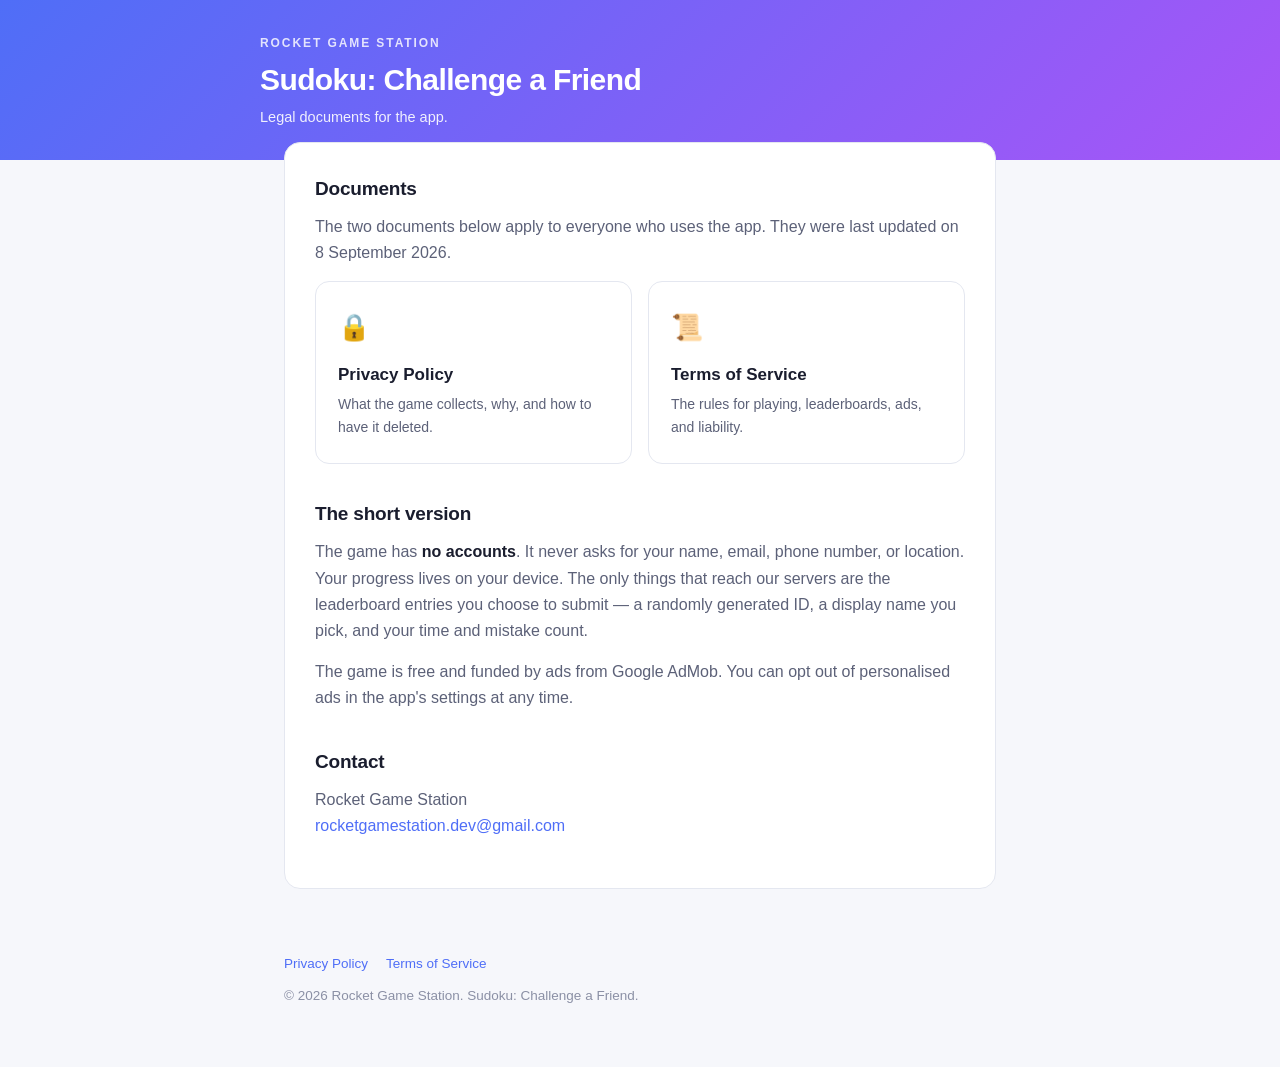
<file: legal/index.html>
<!DOCTYPE html>
<html lang="en">
<head>
<meta charset="utf-8">
<meta name="viewport" content="width=device-width, initial-scale=1">
<title>Sudoku: Challenge a Friend — Legal</title>
<meta name="description" content="Privacy Policy and Terms of Service for Sudoku: Challenge a Friend by Rocket Game Station.">
<link rel="stylesheet" href="style.css">
</head>
<body>

<div class="banner">
  <div class="banner-inner">
    <div class="eyebrow">Rocket Game Station</div>
    <h1>Sudoku: Challenge a Friend</h1>
    <div class="sub">Legal documents for the app.</div>
  </div>
</div>

<main>
  <div class="card">
    <h2>Documents</h2>
    <p>The two documents below apply to everyone who uses the app. They were last updated on 8 September 2026.</p>

    <div class="home-grid">
      <a class="home-card" href="privacy-policy.html">
        <div class="ico">🔒</div>
        <h3>Privacy Policy</h3>
        <p>What the game collects, why, and how to have it deleted.</p>
      </a>
      <a class="home-card" href="terms-of-service.html">
        <div class="ico">📜</div>
        <h3>Terms of Service</h3>
        <p>The rules for playing, leaderboards, ads, and liability.</p>
      </a>
    </div>

    <h2>The short version</h2>
    <p>The game has <strong>no accounts</strong>. It never asks for your name, email, phone number, or location. Your progress lives on your device. The only things that reach our servers are the leaderboard entries you choose to submit — a randomly generated ID, a display name you pick, and your time and mistake count.</p>
    <p>The game is free and funded by ads from Google AdMob. You can opt out of personalised ads in the app's settings at any time.</p>

    <h2>Contact</h2>
    <p>Rocket Game Station<br>
    <a href="mailto:rocketgamestation.dev@gmail.com">rocketgamestation.dev@gmail.com</a></p>
  </div>
</main>

<footer>
  <div class="links">
    <a href="privacy-policy.html">Privacy Policy</a>
    <a href="terms-of-service.html">Terms of Service</a>
  </div>
  <div>&copy; 2026 Rocket Game Station. Sudoku: Challenge a Friend.</div>
</footer>

</body>
</html>
</file>
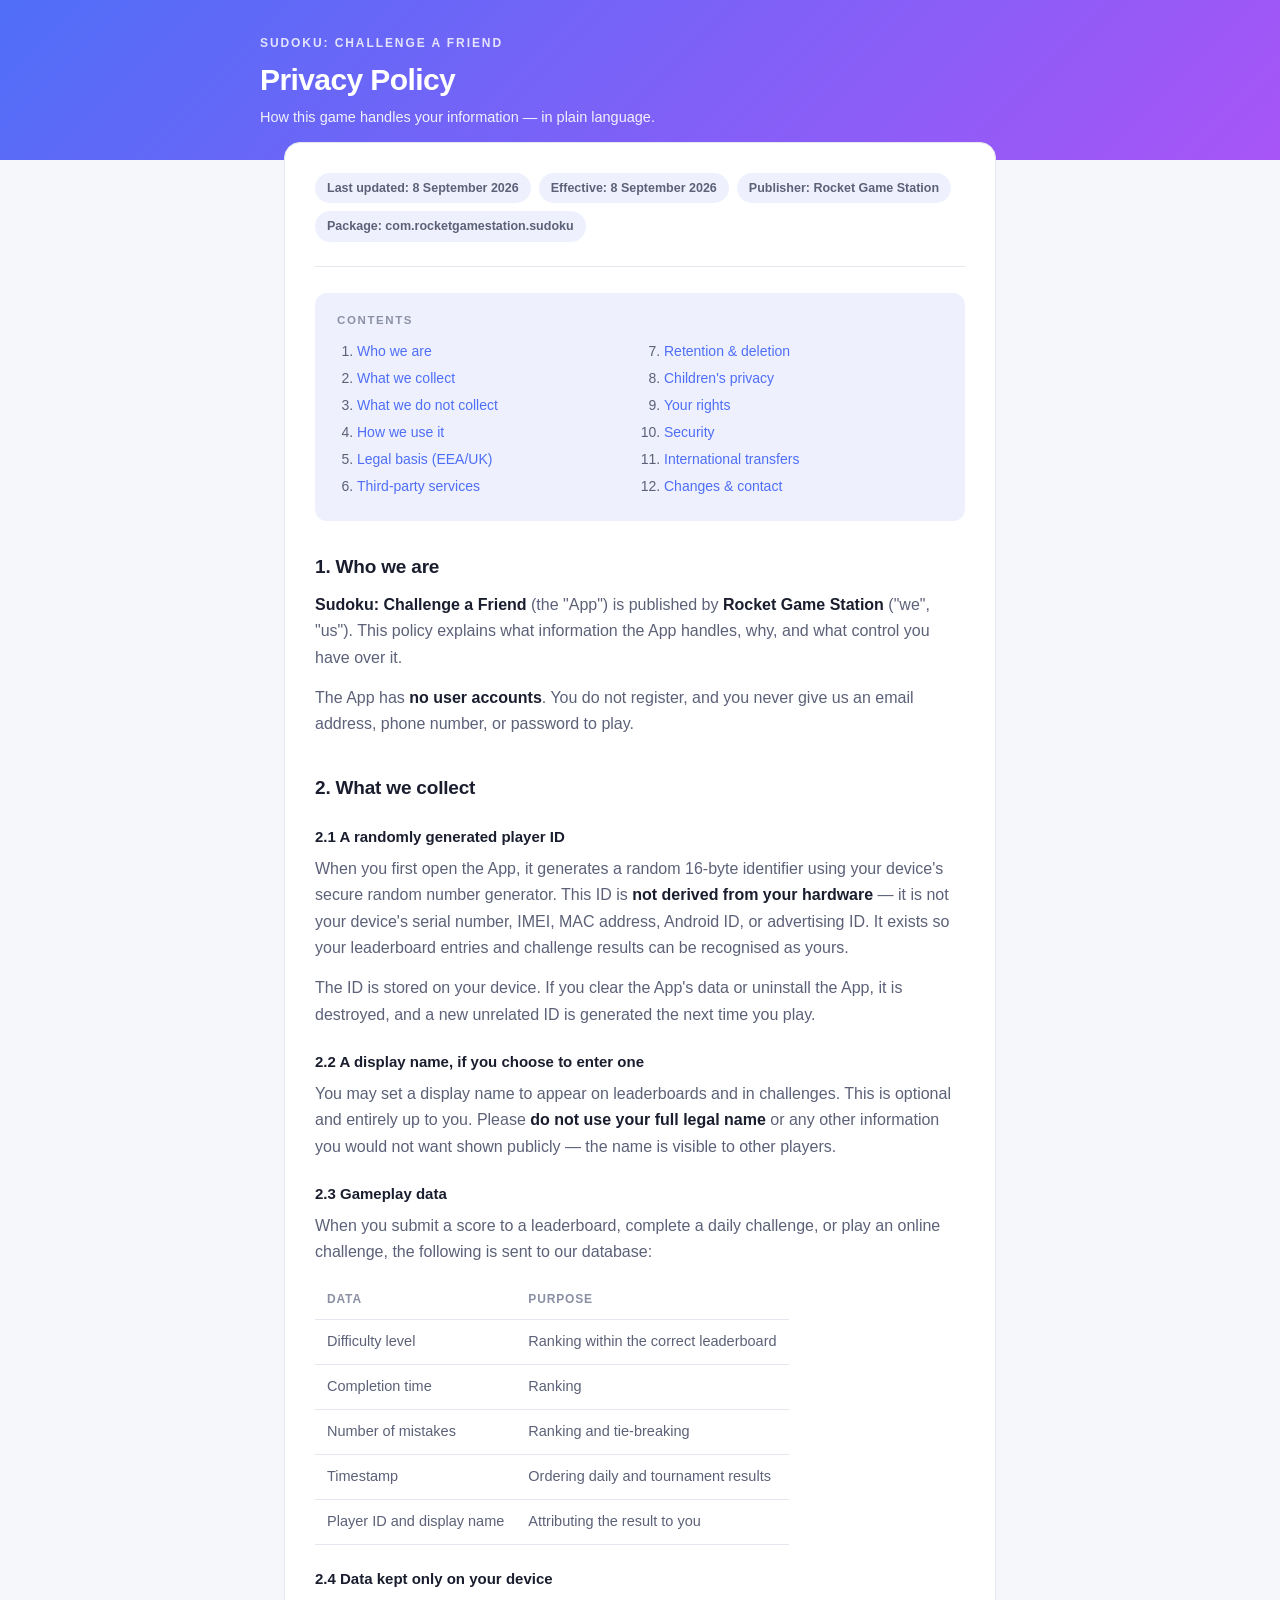
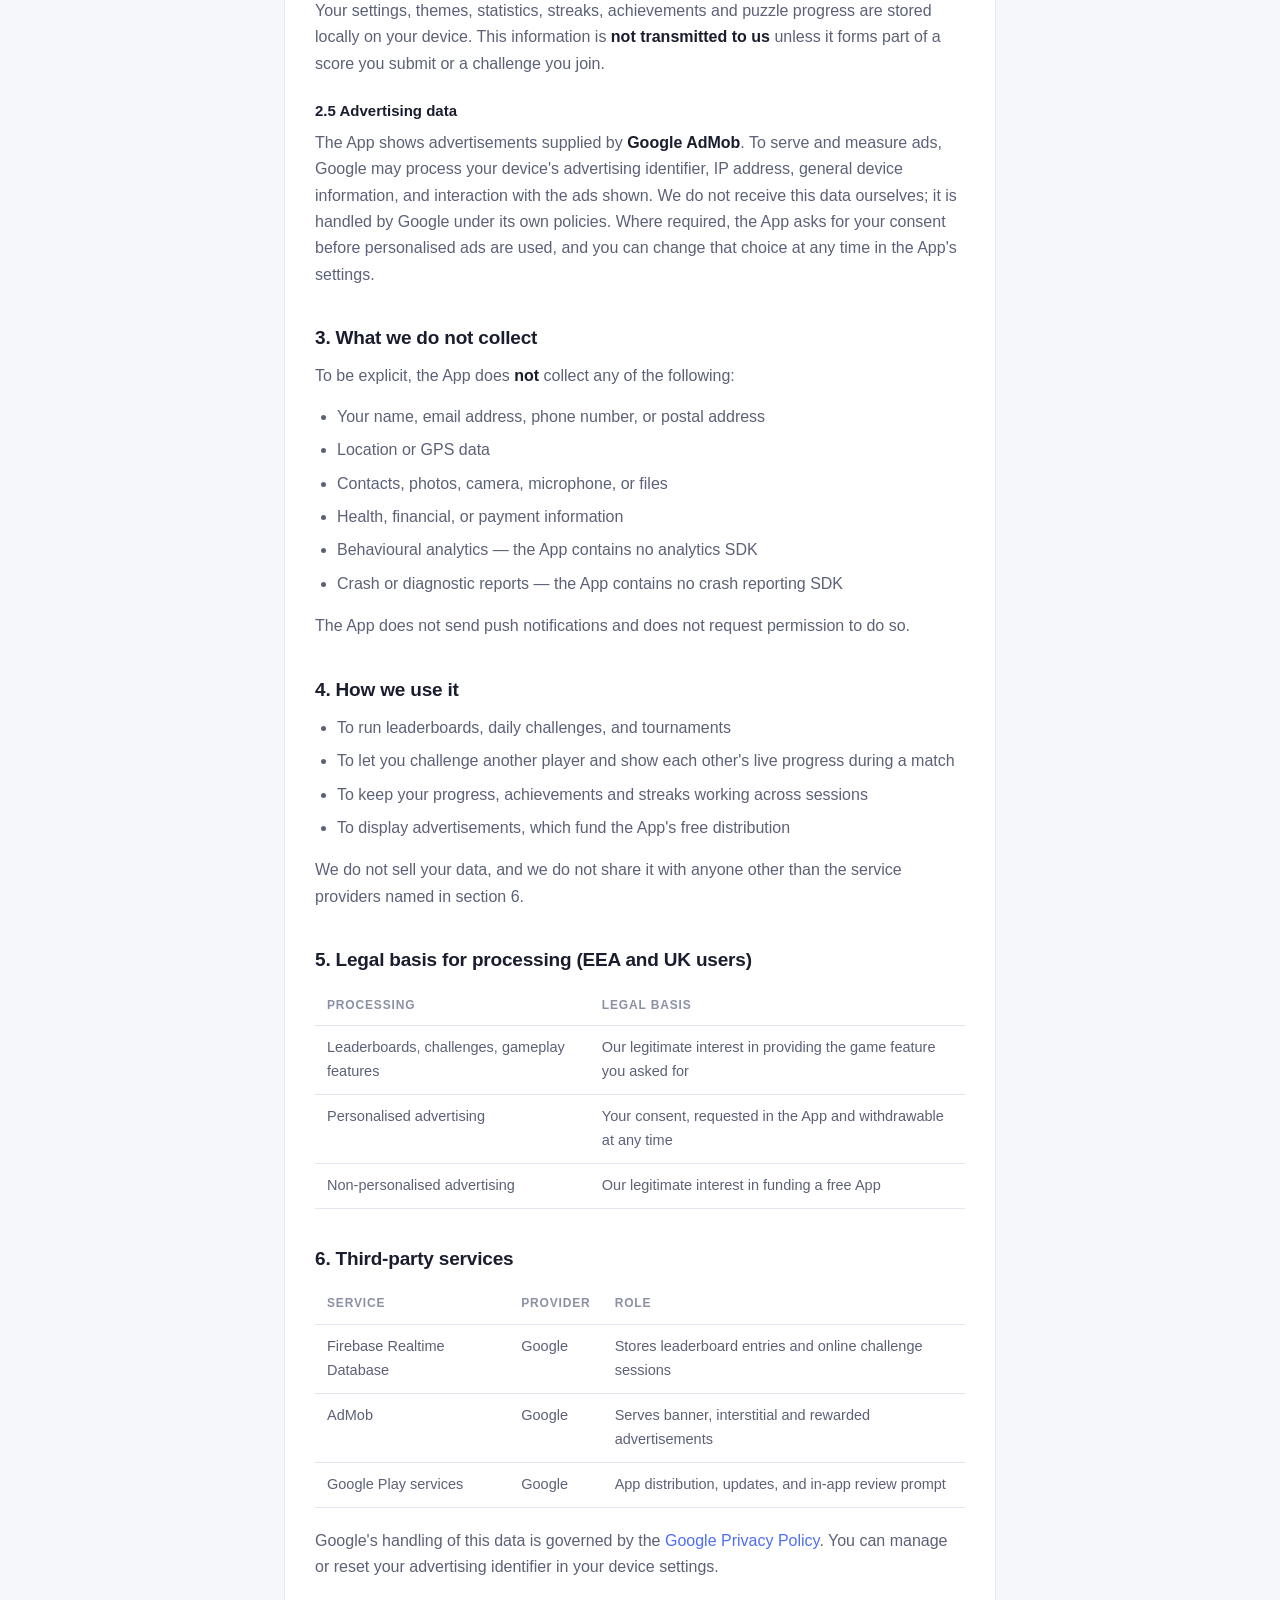
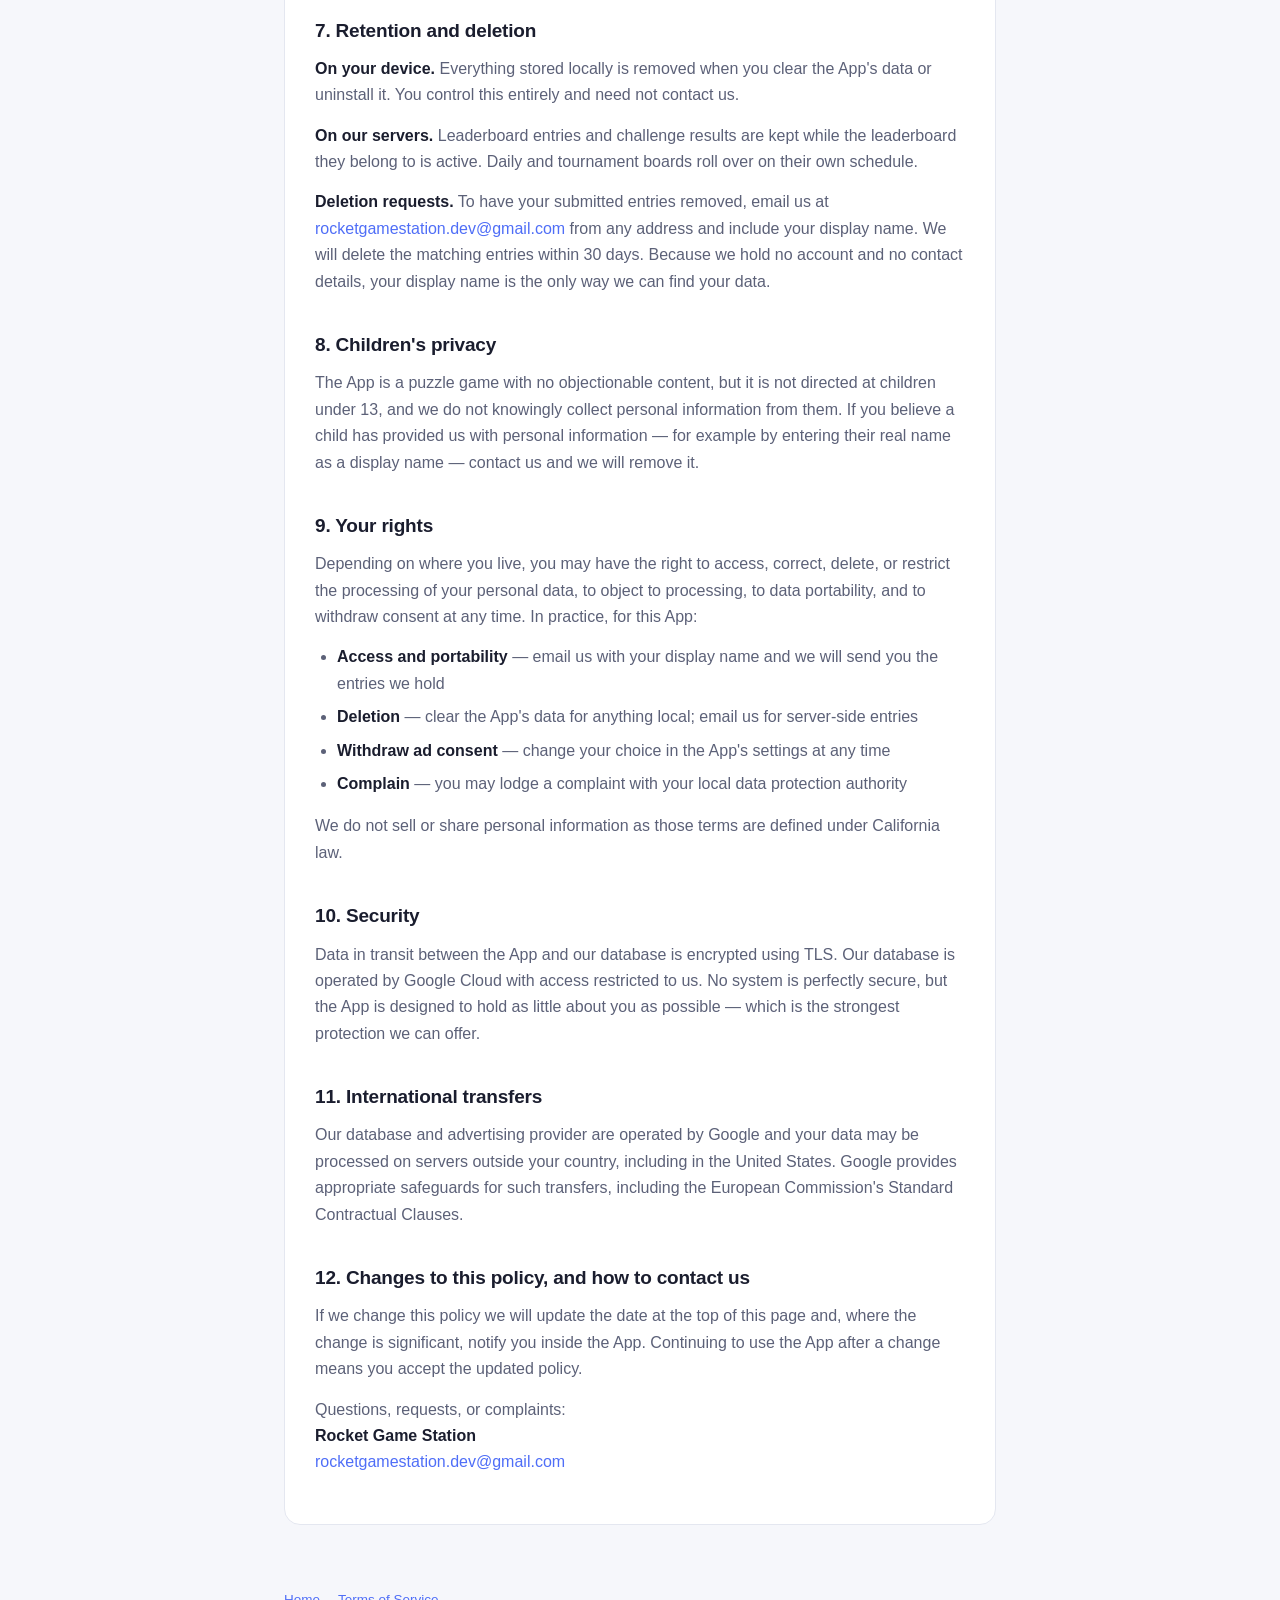
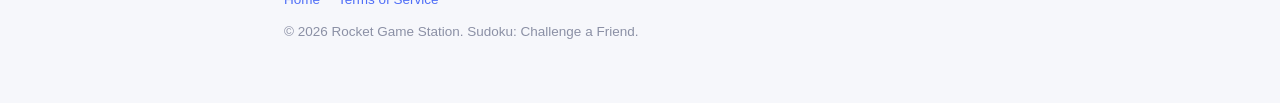
<file: legal/privacy-policy.html>
<!DOCTYPE html>
<html lang="en">
<head>
<meta charset="utf-8">
<meta name="viewport" content="width=device-width, initial-scale=1">
<title>Privacy Policy — Sudoku: Challenge a Friend</title>
<meta name="description" content="Privacy Policy for the Sudoku: Challenge a Friend mobile game by Rocket Game Station.">
<link rel="stylesheet" href="style.css">
</head>
<body>

<div class="banner">
  <div class="banner-inner">
    <div class="eyebrow">Sudoku: Challenge a Friend</div>
    <h1>Privacy Policy</h1>
    <div class="sub">How this game handles your information — in plain language.</div>
  </div>
</div>

<main>
  <div class="card">

    <div class="meta">
      <span class="chip">Last updated: 8 September 2026</span>
      <span class="chip">Effective: 8 September 2026</span>
      <span class="chip">Publisher: Rocket Game Station</span>
      <span class="chip">Package: com.rocketgamestation.sudoku</span>
    </div>

    <div class="toc">
      <div class="toc-title">Contents</div>
      <ol>
        <li><a href="#who">Who we are</a></li>
        <li><a href="#collect">What we collect</a></li>
        <li><a href="#not-collect">What we do not collect</a></li>
        <li><a href="#use">How we use it</a></li>
        <li><a href="#legal-basis">Legal basis (EEA/UK)</a></li>
        <li><a href="#third-parties">Third-party services</a></li>
        <li><a href="#retention">Retention &amp; deletion</a></li>
        <li><a href="#children">Children's privacy</a></li>
        <li><a href="#rights">Your rights</a></li>
        <li><a href="#security">Security</a></li>
        <li><a href="#transfers">International transfers</a></li>
        <li><a href="#changes">Changes &amp; contact</a></li>
      </ol>
    </div>

    <h2 id="who">1. Who we are</h2>
    <p><strong>Sudoku: Challenge a Friend</strong> (the "App") is published by <strong>Rocket Game Station</strong> ("we", "us"). This policy explains what information the App handles, why, and what control you have over it.</p>
    <p>The App has <strong>no user accounts</strong>. You do not register, and you never give us an email address, phone number, or password to play.</p>

    <h2 id="collect">2. What we collect</h2>

    <h3>2.1 A randomly generated player ID</h3>
    <p>When you first open the App, it generates a random 16-byte identifier using your device's secure random number generator. This ID is <strong>not derived from your hardware</strong> — it is not your device's serial number, IMEI, MAC address, Android ID, or advertising ID. It exists so your leaderboard entries and challenge results can be recognised as yours.</p>
    <p>The ID is stored on your device. If you clear the App's data or uninstall the App, it is destroyed, and a new unrelated ID is generated the next time you play.</p>

    <h3>2.2 A display name, if you choose to enter one</h3>
    <p>You may set a display name to appear on leaderboards and in challenges. This is optional and entirely up to you. Please <strong>do not use your full legal name</strong> or any other information you would not want shown publicly — the name is visible to other players.</p>

    <h3>2.3 Gameplay data</h3>
    <p>When you submit a score to a leaderboard, complete a daily challenge, or play an online challenge, the following is sent to our database:</p>
    <table>
      <tr><th>Data</th><th>Purpose</th></tr>
      <tr><td>Difficulty level</td><td>Ranking within the correct leaderboard</td></tr>
      <tr><td>Completion time</td><td>Ranking</td></tr>
      <tr><td>Number of mistakes</td><td>Ranking and tie-breaking</td></tr>
      <tr><td>Timestamp</td><td>Ordering daily and tournament results</td></tr>
      <tr><td>Player ID and display name</td><td>Attributing the result to you</td></tr>
    </table>

    <h3>2.4 Data kept only on your device</h3>
    <p>Your settings, themes, statistics, streaks, achievements and puzzle progress are stored locally on your device. This information is <strong>not transmitted to us</strong> unless it forms part of a score you submit or a challenge you join.</p>

    <h3>2.5 Advertising data</h3>
    <p>The App shows advertisements supplied by <strong>Google AdMob</strong>. To serve and measure ads, Google may process your device's advertising identifier, IP address, general device information, and interaction with the ads shown. We do not receive this data ourselves; it is handled by Google under its own policies. Where required, the App asks for your consent before personalised ads are used, and you can change that choice at any time in the App's settings.</p>

    <h2 id="not-collect">3. What we do not collect</h2>
    <p>To be explicit, the App does <strong>not</strong> collect any of the following:</p>
    <ul>
      <li>Your name, email address, phone number, or postal address</li>
      <li>Location or GPS data</li>
      <li>Contacts, photos, camera, microphone, or files</li>
      <li>Health, financial, or payment information</li>
      <li>Behavioural analytics — the App contains no analytics SDK</li>
      <li>Crash or diagnostic reports — the App contains no crash reporting SDK</li>
    </ul>
    <p>The App does not send push notifications and does not request permission to do so.</p>

    <h2 id="use">4. How we use it</h2>
    <ul>
      <li>To run leaderboards, daily challenges, and tournaments</li>
      <li>To let you challenge another player and show each other's live progress during a match</li>
      <li>To keep your progress, achievements and streaks working across sessions</li>
      <li>To display advertisements, which fund the App's free distribution</li>
    </ul>
    <p>We do not sell your data, and we do not share it with anyone other than the service providers named in section 6.</p>

    <h2 id="legal-basis">5. Legal basis for processing (EEA and UK users)</h2>
    <table>
      <tr><th>Processing</th><th>Legal basis</th></tr>
      <tr><td>Leaderboards, challenges, gameplay features</td><td>Our legitimate interest in providing the game feature you asked for</td></tr>
      <tr><td>Personalised advertising</td><td>Your consent, requested in the App and withdrawable at any time</td></tr>
      <tr><td>Non-personalised advertising</td><td>Our legitimate interest in funding a free App</td></tr>
    </table>

    <h2 id="third-parties">6. Third-party services</h2>
    <table>
      <tr><th>Service</th><th>Provider</th><th>Role</th></tr>
      <tr><td>Firebase Realtime Database</td><td>Google</td><td>Stores leaderboard entries and online challenge sessions</td></tr>
      <tr><td>AdMob</td><td>Google</td><td>Serves banner, interstitial and rewarded advertisements</td></tr>
      <tr><td>Google Play services</td><td>Google</td><td>App distribution, updates, and in-app review prompt</td></tr>
    </table>
    <p>Google's handling of this data is governed by the <a href="https://policies.google.com/privacy" target="_blank" rel="noopener">Google Privacy Policy</a>. You can manage or reset your advertising identifier in your device settings.</p>

    <h2 id="retention">7. Retention and deletion</h2>
    <p><strong>On your device.</strong> Everything stored locally is removed when you clear the App's data or uninstall it. You control this entirely and need not contact us.</p>
    <p><strong>On our servers.</strong> Leaderboard entries and challenge results are kept while the leaderboard they belong to is active. Daily and tournament boards roll over on their own schedule.</p>
    <p><strong>Deletion requests.</strong> To have your submitted entries removed, email us at <a href="mailto:rocketgamestation.dev@gmail.com">rocketgamestation.dev@gmail.com</a> from any address and include your display name. We will delete the matching entries within 30 days. Because we hold no account and no contact details, your display name is the only way we can find your data.</p>

    <h2 id="children">8. Children's privacy</h2>
    <p>The App is a puzzle game with no objectionable content, but it is not directed at children under 13, and we do not knowingly collect personal information from them. If you believe a child has provided us with personal information — for example by entering their real name as a display name — contact us and we will remove it.</p>

    <h2 id="rights">9. Your rights</h2>
    <p>Depending on where you live, you may have the right to access, correct, delete, or restrict the processing of your personal data, to object to processing, to data portability, and to withdraw consent at any time. In practice, for this App:</p>
    <ul>
      <li><strong>Access and portability</strong> — email us with your display name and we will send you the entries we hold</li>
      <li><strong>Deletion</strong> — clear the App's data for anything local; email us for server-side entries</li>
      <li><strong>Withdraw ad consent</strong> — change your choice in the App's settings at any time</li>
      <li><strong>Complain</strong> — you may lodge a complaint with your local data protection authority</li>
    </ul>
    <p>We do not sell or share personal information as those terms are defined under California law.</p>

    <h2 id="security">10. Security</h2>
    <p>Data in transit between the App and our database is encrypted using TLS. Our database is operated by Google Cloud with access restricted to us. No system is perfectly secure, but the App is designed to hold as little about you as possible — which is the strongest protection we can offer.</p>

    <h2 id="transfers">11. International transfers</h2>
    <p>Our database and advertising provider are operated by Google and your data may be processed on servers outside your country, including in the United States. Google provides appropriate safeguards for such transfers, including the European Commission's Standard Contractual Clauses.</p>

    <h2 id="changes">12. Changes to this policy, and how to contact us</h2>
    <p>If we change this policy we will update the date at the top of this page and, where the change is significant, notify you inside the App. Continuing to use the App after a change means you accept the updated policy.</p>
    <p>Questions, requests, or complaints:<br>
    <strong>Rocket Game Station</strong><br>
    <a href="mailto:rocketgamestation.dev@gmail.com">rocketgamestation.dev@gmail.com</a></p>

  </div>
</main>

<footer>
  <div class="links">
    <a href="index.html">Home</a>
    <a href="terms-of-service.html">Terms of Service</a>
  </div>
  <div>&copy; 2026 Rocket Game Station. Sudoku: Challenge a Friend.</div>
</footer>

</body>
</html>
</file>
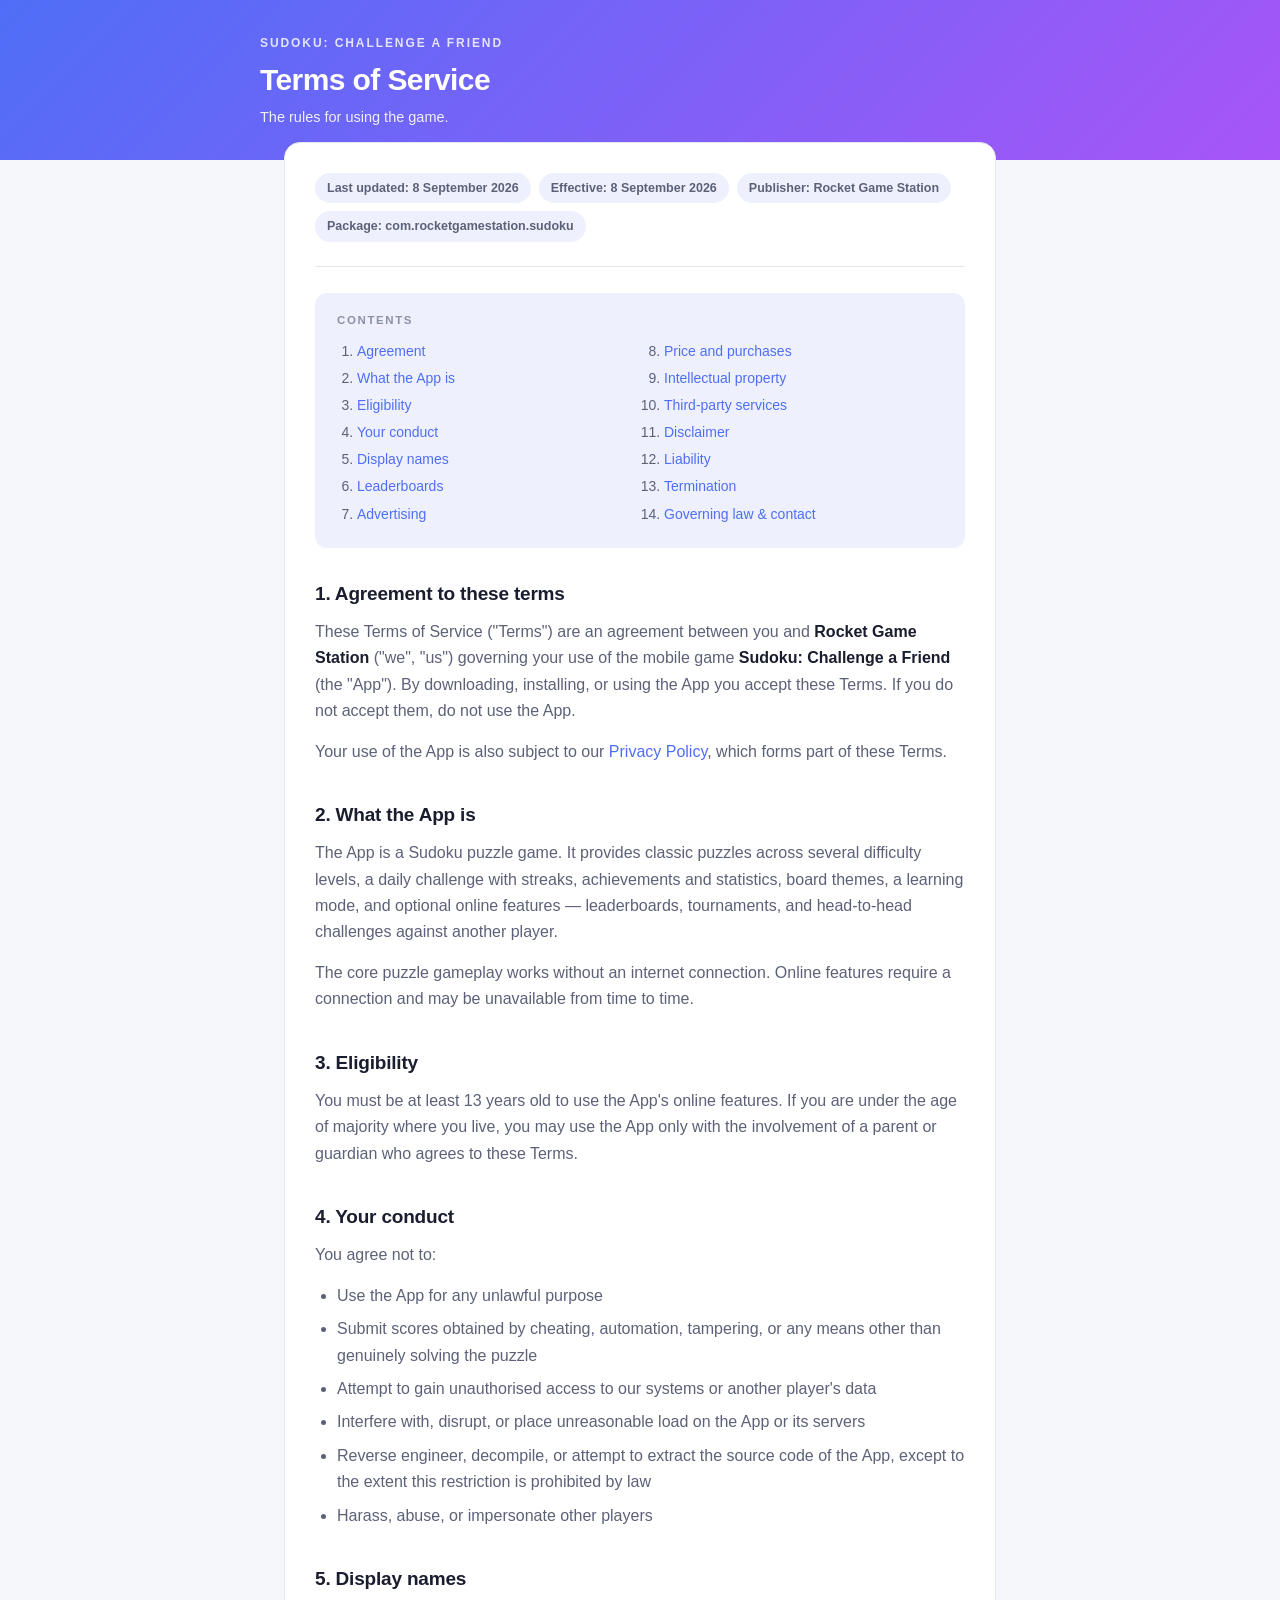
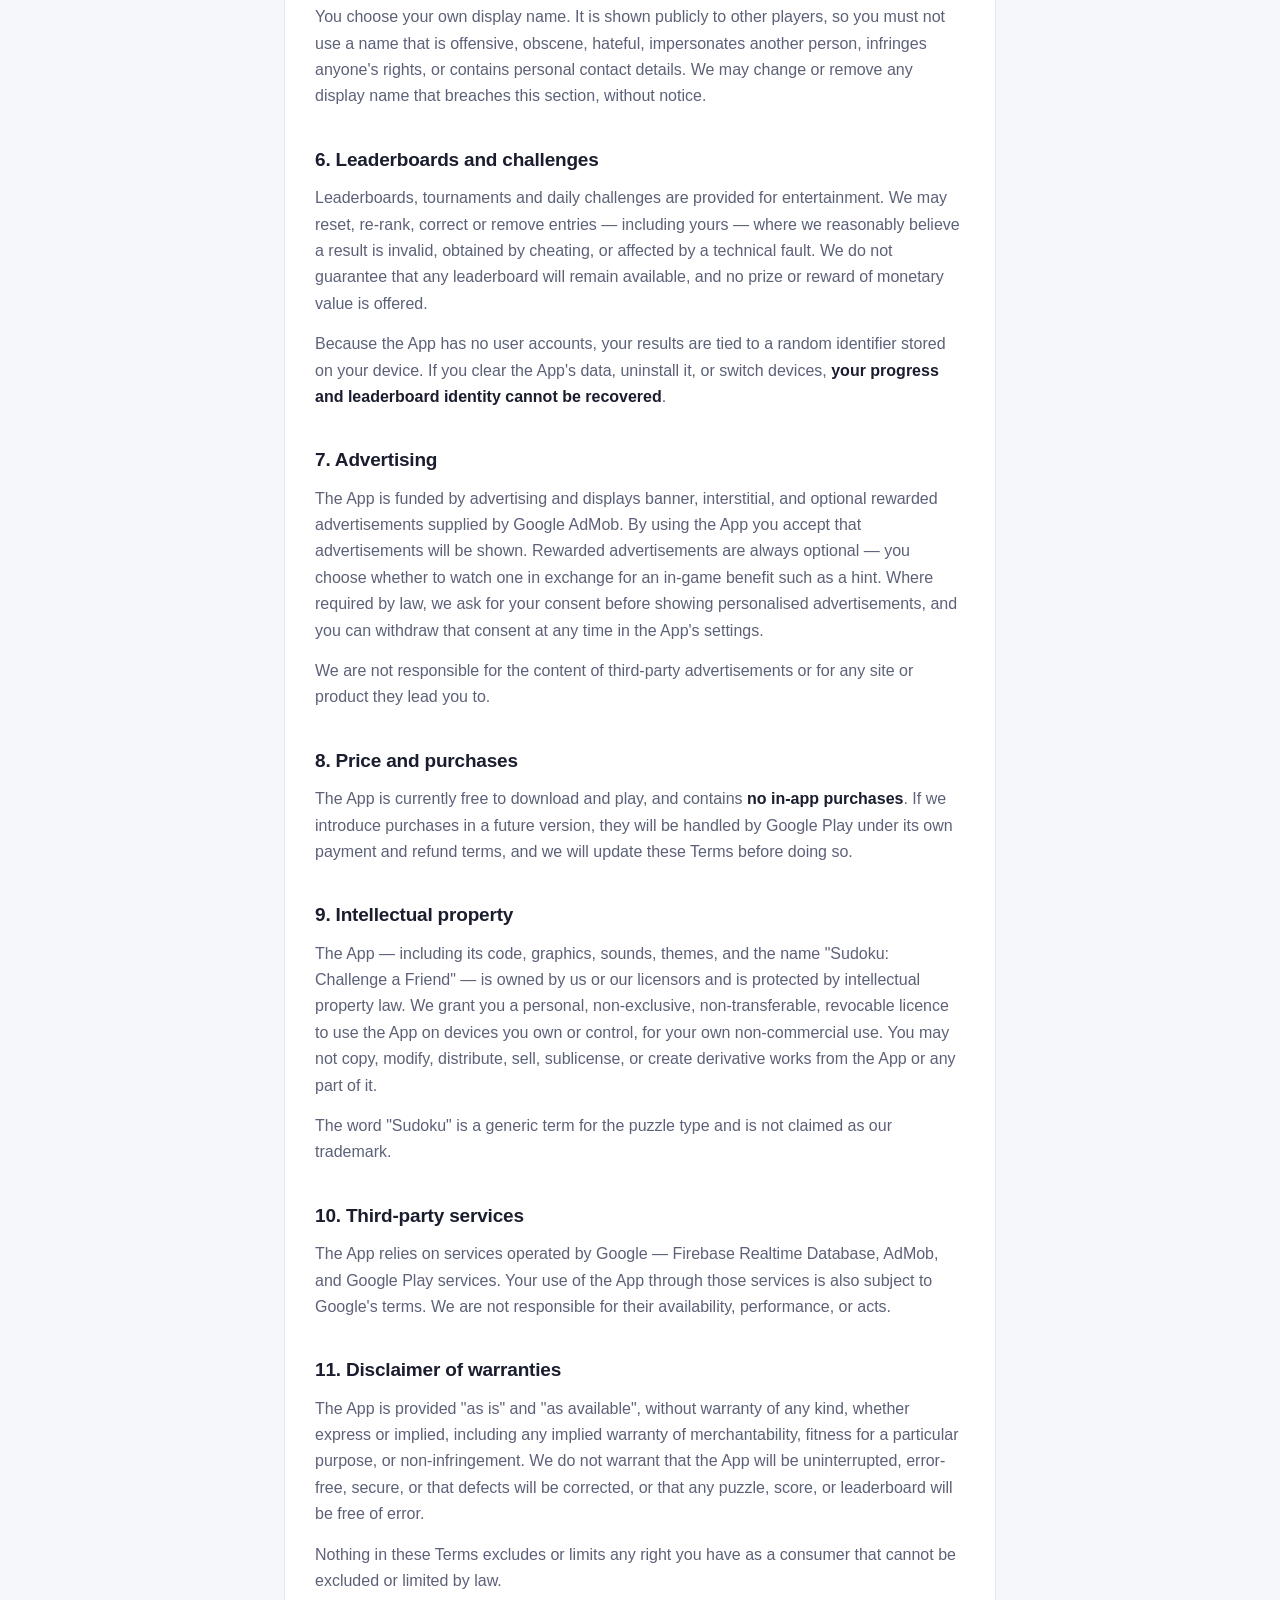
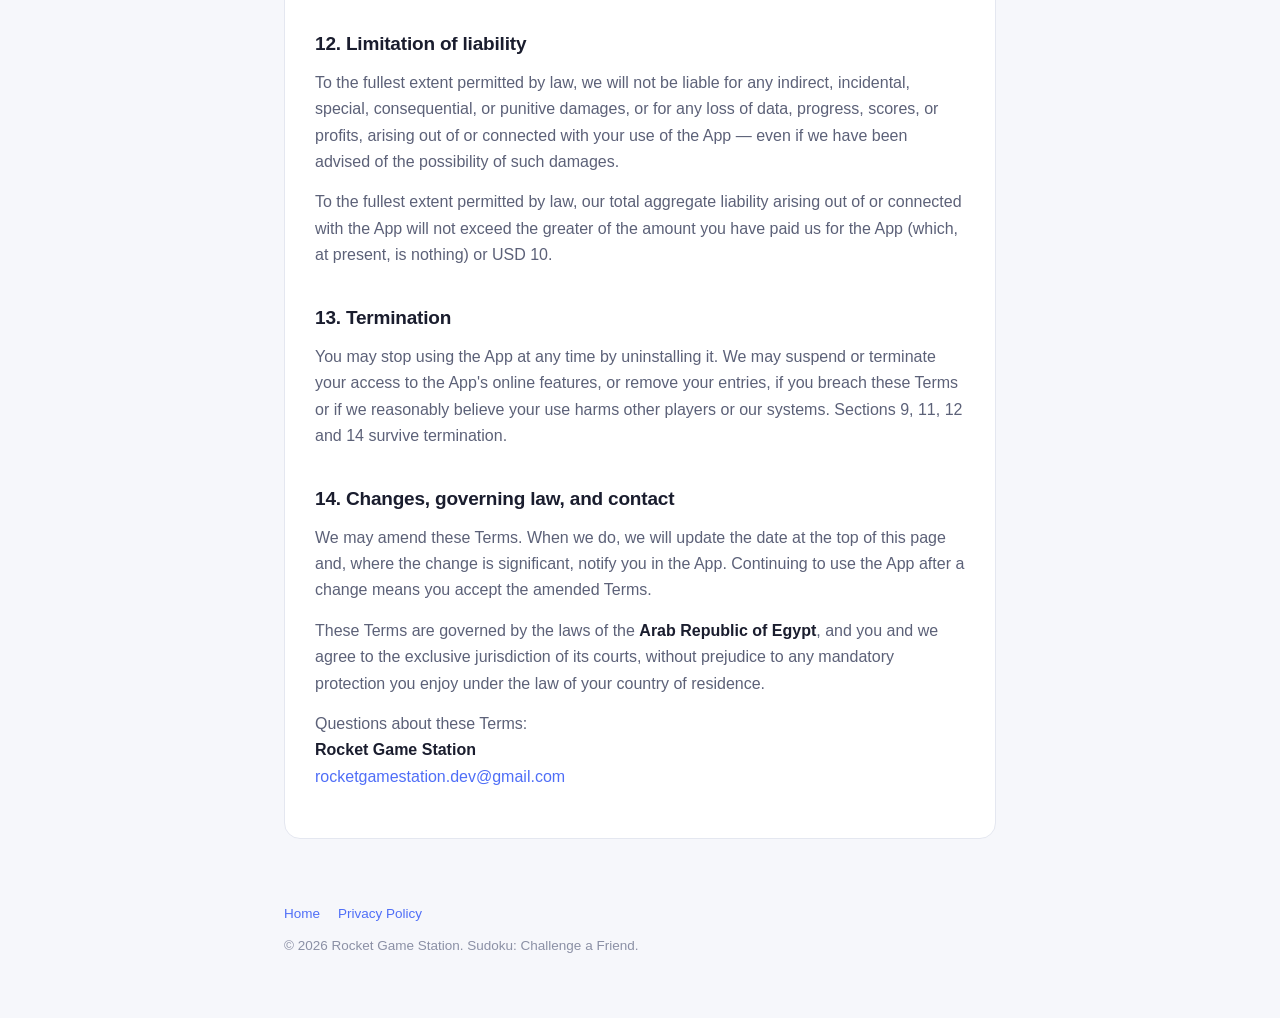
<file: legal/terms-of-service.html>
<!DOCTYPE html>
<html lang="en">
<head>
<meta charset="utf-8">
<meta name="viewport" content="width=device-width, initial-scale=1">
<title>Terms of Service — Sudoku: Challenge a Friend</title>
<meta name="description" content="Terms of Service for the Sudoku: Challenge a Friend mobile game by Rocket Game Station.">
<link rel="stylesheet" href="style.css">
</head>
<body>

<div class="banner">
  <div class="banner-inner">
    <div class="eyebrow">Sudoku: Challenge a Friend</div>
    <h1>Terms of Service</h1>
    <div class="sub">The rules for using the game.</div>
  </div>
</div>

<main>
  <div class="card">

    <div class="meta">
      <span class="chip">Last updated: 8 September 2026</span>
      <span class="chip">Effective: 8 September 2026</span>
      <span class="chip">Publisher: Rocket Game Station</span>
      <span class="chip">Package: com.rocketgamestation.sudoku</span>
    </div>

    <div class="toc">
      <div class="toc-title">Contents</div>
      <ol>
        <li><a href="#agreement">Agreement</a></li>
        <li><a href="#service">What the App is</a></li>
        <li><a href="#eligibility">Eligibility</a></li>
        <li><a href="#conduct">Your conduct</a></li>
        <li><a href="#names">Display names</a></li>
        <li><a href="#leaderboards">Leaderboards</a></li>
        <li><a href="#ads">Advertising</a></li>
        <li><a href="#price">Price and purchases</a></li>
        <li><a href="#ip">Intellectual property</a></li>
        <li><a href="#third-parties">Third-party services</a></li>
        <li><a href="#warranty">Disclaimer</a></li>
        <li><a href="#liability">Liability</a></li>
        <li><a href="#termination">Termination</a></li>
        <li><a href="#law">Governing law &amp; contact</a></li>
      </ol>
    </div>

    <h2 id="agreement">1. Agreement to these terms</h2>
    <p>These Terms of Service ("Terms") are an agreement between you and <strong>Rocket Game Station</strong> ("we", "us") governing your use of the mobile game <strong>Sudoku: Challenge a Friend</strong> (the "App"). By downloading, installing, or using the App you accept these Terms. If you do not accept them, do not use the App.</p>
    <p>Your use of the App is also subject to our <a href="privacy-policy.html">Privacy Policy</a>, which forms part of these Terms.</p>

    <h2 id="service">2. What the App is</h2>
    <p>The App is a Sudoku puzzle game. It provides classic puzzles across several difficulty levels, a daily challenge with streaks, achievements and statistics, board themes, a learning mode, and optional online features — leaderboards, tournaments, and head-to-head challenges against another player.</p>
    <p>The core puzzle gameplay works without an internet connection. Online features require a connection and may be unavailable from time to time.</p>

    <h2 id="eligibility">3. Eligibility</h2>
    <p>You must be at least 13 years old to use the App's online features. If you are under the age of majority where you live, you may use the App only with the involvement of a parent or guardian who agrees to these Terms.</p>

    <h2 id="conduct">4. Your conduct</h2>
    <p>You agree not to:</p>
    <ul>
      <li>Use the App for any unlawful purpose</li>
      <li>Submit scores obtained by cheating, automation, tampering, or any means other than genuinely solving the puzzle</li>
      <li>Attempt to gain unauthorised access to our systems or another player's data</li>
      <li>Interfere with, disrupt, or place unreasonable load on the App or its servers</li>
      <li>Reverse engineer, decompile, or attempt to extract the source code of the App, except to the extent this restriction is prohibited by law</li>
      <li>Harass, abuse, or impersonate other players</li>
    </ul>

    <h2 id="names">5. Display names</h2>
    <p>You choose your own display name. It is shown publicly to other players, so you must not use a name that is offensive, obscene, hateful, impersonates another person, infringes anyone's rights, or contains personal contact details. We may change or remove any display name that breaches this section, without notice.</p>

    <h2 id="leaderboards">6. Leaderboards and challenges</h2>
    <p>Leaderboards, tournaments and daily challenges are provided for entertainment. We may reset, re-rank, correct or remove entries — including yours — where we reasonably believe a result is invalid, obtained by cheating, or affected by a technical fault. We do not guarantee that any leaderboard will remain available, and no prize or reward of monetary value is offered.</p>
    <p>Because the App has no user accounts, your results are tied to a random identifier stored on your device. If you clear the App's data, uninstall it, or switch devices, <strong>your progress and leaderboard identity cannot be recovered</strong>.</p>

    <h2 id="ads">7. Advertising</h2>
    <p>The App is funded by advertising and displays banner, interstitial, and optional rewarded advertisements supplied by Google AdMob. By using the App you accept that advertisements will be shown. Rewarded advertisements are always optional — you choose whether to watch one in exchange for an in-game benefit such as a hint. Where required by law, we ask for your consent before showing personalised advertisements, and you can withdraw that consent at any time in the App's settings.</p>
    <p>We are not responsible for the content of third-party advertisements or for any site or product they lead you to.</p>

    <h2 id="price">8. Price and purchases</h2>
    <p>The App is currently free to download and play, and contains <strong>no in-app purchases</strong>. If we introduce purchases in a future version, they will be handled by Google Play under its own payment and refund terms, and we will update these Terms before doing so.</p>

    <h2 id="ip">9. Intellectual property</h2>
    <p>The App — including its code, graphics, sounds, themes, and the name "Sudoku: Challenge a Friend" — is owned by us or our licensors and is protected by intellectual property law. We grant you a personal, non-exclusive, non-transferable, revocable licence to use the App on devices you own or control, for your own non-commercial use. You may not copy, modify, distribute, sell, sublicense, or create derivative works from the App or any part of it.</p>
    <p>The word "Sudoku" is a generic term for the puzzle type and is not claimed as our trademark.</p>

    <h2 id="third-parties">10. Third-party services</h2>
    <p>The App relies on services operated by Google — Firebase Realtime Database, AdMob, and Google Play services. Your use of the App through those services is also subject to Google's terms. We are not responsible for their availability, performance, or acts.</p>

    <h2 id="warranty">11. Disclaimer of warranties</h2>
    <p>The App is provided "as is" and "as available", without warranty of any kind, whether express or implied, including any implied warranty of merchantability, fitness for a particular purpose, or non-infringement. We do not warrant that the App will be uninterrupted, error-free, secure, or that defects will be corrected, or that any puzzle, score, or leaderboard will be free of error.</p>
    <p>Nothing in these Terms excludes or limits any right you have as a consumer that cannot be excluded or limited by law.</p>

    <h2 id="liability">12. Limitation of liability</h2>
    <p>To the fullest extent permitted by law, we will not be liable for any indirect, incidental, special, consequential, or punitive damages, or for any loss of data, progress, scores, or profits, arising out of or connected with your use of the App — even if we have been advised of the possibility of such damages.</p>
    <p>To the fullest extent permitted by law, our total aggregate liability arising out of or connected with the App will not exceed the greater of the amount you have paid us for the App (which, at present, is nothing) or USD 10.</p>

    <h2 id="termination">13. Termination</h2>
    <p>You may stop using the App at any time by uninstalling it. We may suspend or terminate your access to the App's online features, or remove your entries, if you breach these Terms or if we reasonably believe your use harms other players or our systems. Sections 9, 11, 12 and 14 survive termination.</p>

    <h2 id="law">14. Changes, governing law, and contact</h2>
    <p>We may amend these Terms. When we do, we will update the date at the top of this page and, where the change is significant, notify you in the App. Continuing to use the App after a change means you accept the amended Terms.</p>
    <p>These Terms are governed by the laws of the <strong>Arab Republic of Egypt</strong>, and you and we agree to the exclusive jurisdiction of its courts, without prejudice to any mandatory protection you enjoy under the law of your country of residence.</p>
    <p>Questions about these Terms:<br>
    <strong>Rocket Game Station</strong><br>
    <a href="mailto:rocketgamestation.dev@gmail.com">rocketgamestation.dev@gmail.com</a></p>

  </div>
</main>

<footer>
  <div class="links">
    <a href="index.html">Home</a>
    <a href="privacy-policy.html">Privacy Policy</a>
  </div>
  <div>&copy; 2026 Rocket Game Station. Sudoku: Challenge a Friend.</div>
</footer>

</body>
</html>
</file>
<file: legal/style.css>
:root {
  --bg: #f6f7fb;
  --surface: #ffffff;
  --text: #1a1d2e;
  --muted: #5c6178;
  --faint: #8b90a5;
  --border: #e4e7f0;
  --accent: #4f6ef7;
  --accent2: #a855f7;
  --chip: #eef1fd;
  --warn-bg: #fff6e5;
  --warn-border: #f5c96b;
  --warn-text: #6b4a05;
}

@media (prefers-color-scheme: dark) {
  :root {
    --bg: #0e1018;
    --surface: #171a26;
    --text: #eceef6;
    --muted: #a2a8c0;
    --faint: #757b93;
    --border: #262b3d;
    --chip: #1e2333;
    --warn-bg: #2a2210;
    --warn-border: #6b5417;
    --warn-text: #f0d9a0;
  }
}

* { box-sizing: border-box; }

html { -webkit-text-size-adjust: 100%; }

body {
  margin: 0;
  background: var(--bg);
  color: var(--text);
  font-family: -apple-system, BlinkMacSystemFont, "Segoe UI", Roboto, Helvetica, Arial, sans-serif;
  font-size: 16px;
  line-height: 1.65;
}

.banner {
  background: linear-gradient(135deg, var(--accent), var(--accent2));
  color: #fff;
  padding: 34px 24px 30px;
}

.banner-inner { max-width: 760px; margin: 0 auto; }

.eyebrow {
  font-size: 12px;
  font-weight: 700;
  letter-spacing: .16em;
  text-transform: uppercase;
  opacity: .82;
  margin-bottom: 8px;
}

.banner h1 {
  margin: 0;
  font-size: 30px;
  line-height: 1.2;
  font-weight: 800;
  letter-spacing: -.02em;
}

.banner .sub { margin-top: 8px; font-size: 14.5px; opacity: .9; }

main {
  max-width: 760px;
  margin: -18px auto 0;
  padding: 0 24px 64px;
}

.card {
  background: var(--surface);
  border: 1px solid var(--border);
  border-radius: 16px;
  padding: 30px 30px 34px;
}

.meta {
  display: flex;
  flex-wrap: wrap;
  gap: 8px;
  margin-bottom: 26px;
  padding-bottom: 24px;
  border-bottom: 1px solid var(--border);
}

.chip {
  background: var(--chip);
  color: var(--muted);
  border-radius: 999px;
  padding: 5px 12px;
  font-size: 12.5px;
  font-weight: 600;
}

h2 {
  font-size: 19px;
  font-weight: 750;
  letter-spacing: -.01em;
  margin: 34px 0 10px;
  scroll-margin-top: 16px;
}

h2:first-of-type { margin-top: 0; }

h3 {
  font-size: 15px;
  font-weight: 700;
  margin: 22px 0 6px;
  color: var(--text);
}

p { margin: 0 0 14px; color: var(--muted); }

li { color: var(--muted); margin-bottom: 7px; }

ul { padding-left: 22px; margin: 0 0 16px; }

strong { color: var(--text); font-weight: 650; }

a { color: var(--accent); text-decoration: none; }
a:hover { text-decoration: underline; }

code {
  background: var(--chip);
  border-radius: 5px;
  padding: 2px 6px;
  font-size: 13.5px;
  font-family: ui-monospace, SFMono-Regular, Menlo, monospace;
  color: var(--text);
}

table {
  width: 100%;
  border-collapse: collapse;
  margin: 6px 0 20px;
  font-size: 14.5px;
  display: block;
  overflow-x: auto;
}

th, td {
  text-align: left;
  padding: 10px 12px;
  border-bottom: 1px solid var(--border);
  vertical-align: top;
}

th {
  font-size: 12px;
  text-transform: uppercase;
  letter-spacing: .07em;
  color: var(--faint);
  font-weight: 700;
}

td { color: var(--muted); }

.todo {
  background: var(--warn-bg);
  border: 1px dashed var(--warn-border);
  color: var(--warn-text);
  border-radius: 6px;
  padding: 1px 8px;
  font-weight: 700;
  font-size: 14px;
}

.toc {
  background: var(--chip);
  border-radius: 12px;
  padding: 18px 22px;
  margin-bottom: 30px;
}

.toc-title {
  font-size: 11.5px;
  font-weight: 750;
  letter-spacing: .14em;
  text-transform: uppercase;
  color: var(--faint);
  margin-bottom: 10px;
}

.toc ol { margin: 0; padding-left: 20px; columns: 2; column-gap: 28px; }
.toc li { margin-bottom: 4px; font-size: 14px; }

footer {
  max-width: 760px;
  margin: 0 auto;
  padding: 0 24px 60px;
  color: var(--faint);
  font-size: 13.5px;
}

footer .links { margin-bottom: 10px; display: flex; gap: 18px; flex-wrap: wrap; }

.home-grid { display: grid; gap: 16px; grid-template-columns: 1fr 1fr; margin-top: 4px; }

.home-card {
  display: block;
  background: var(--surface);
  border: 1px solid var(--border);
  border-radius: 14px;
  padding: 24px 22px;
  color: var(--text);
  transition: border-color .15s ease, transform .15s ease;
}

.home-card:hover { border-color: var(--accent); text-decoration: none; transform: translateY(-2px); }
.home-card .ico { font-size: 26px; }
.home-card h3 { margin: 12px 0 4px; font-size: 17px; }
.home-card p { margin: 0; font-size: 14px; }

@media (max-width: 600px) {
  .banner h1 { font-size: 24px; }
  .card { padding: 24px 20px 28px; border-radius: 14px; }
  main { padding: 0 14px 48px; }
  .banner { padding: 28px 18px 26px; }
  .toc ol { columns: 1; }
  .home-grid { grid-template-columns: 1fr; }
  footer { padding: 0 14px 44px; }
}

@media print {
  body { background: #fff; }
  .banner { background: none; color: #000; border-bottom: 2px solid #000; }
  .card { border: none; padding: 0; }
  .toc { display: none; }
}
</file>
